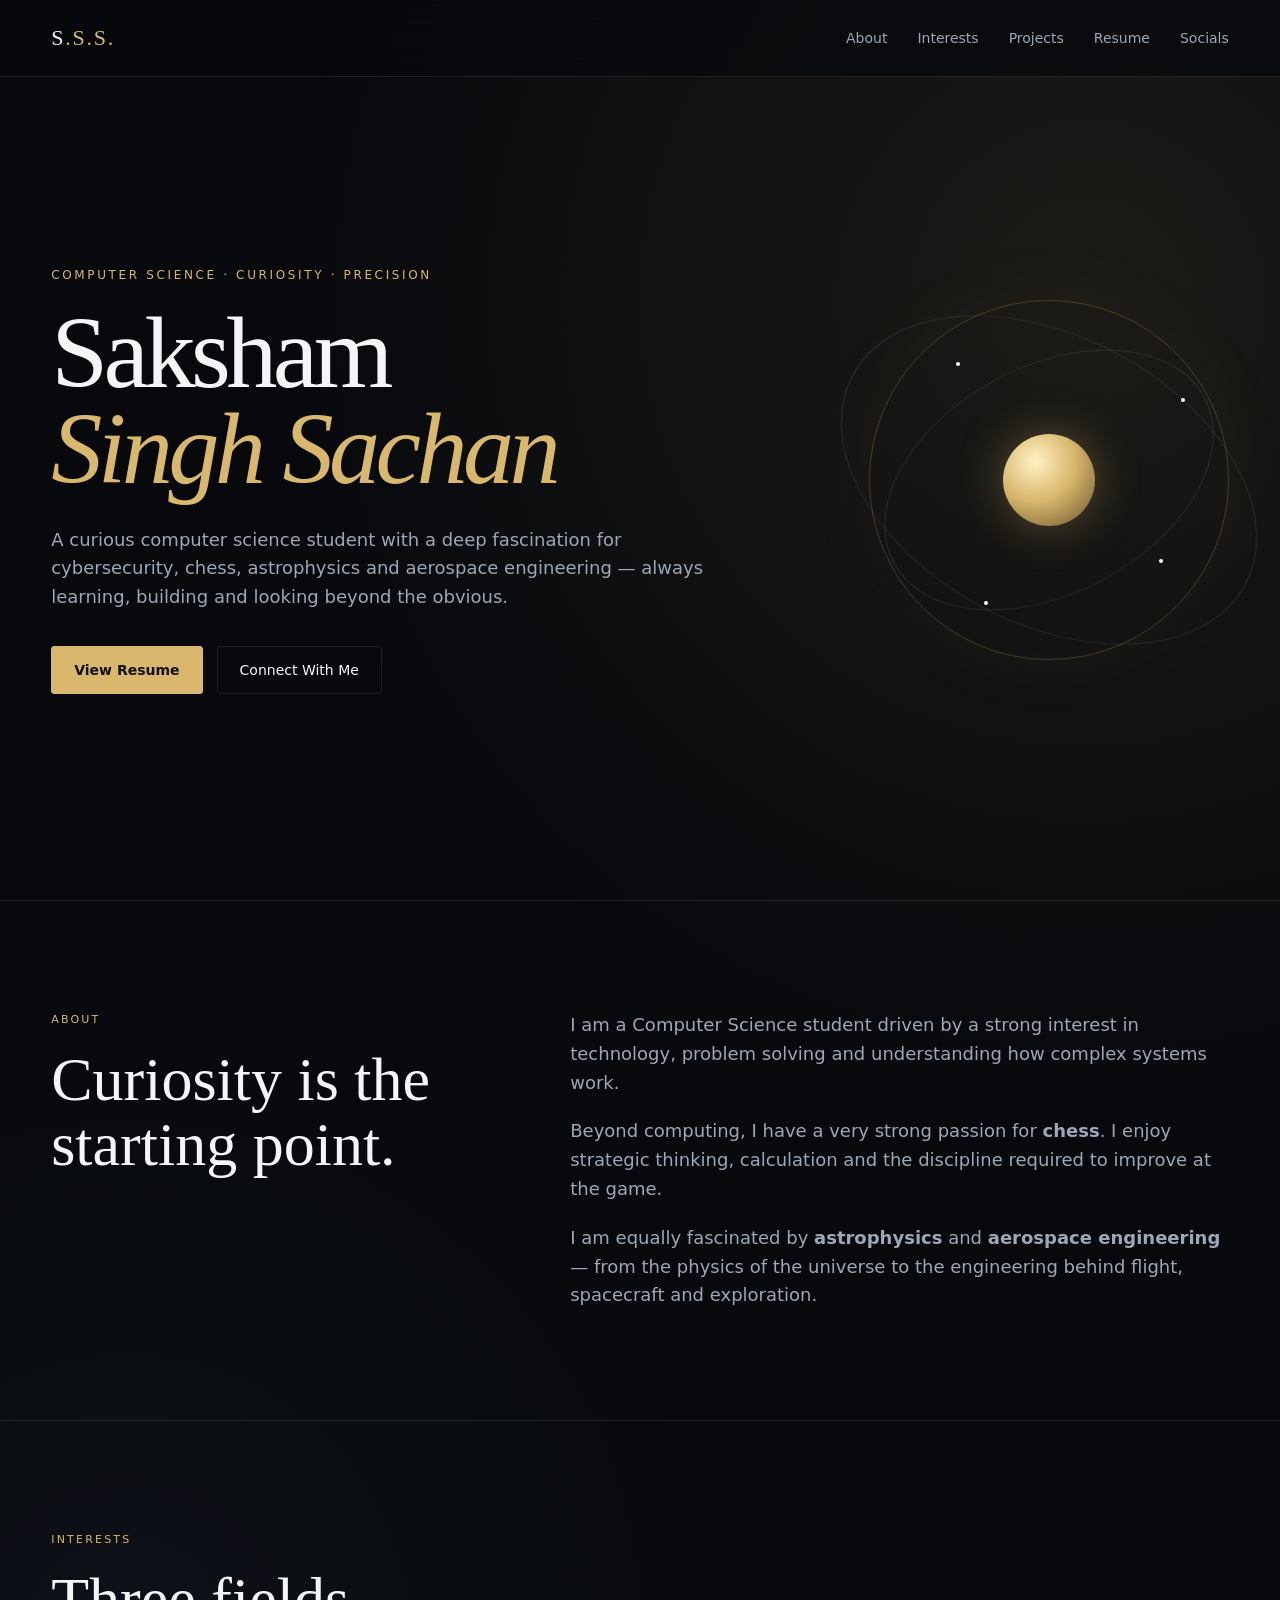
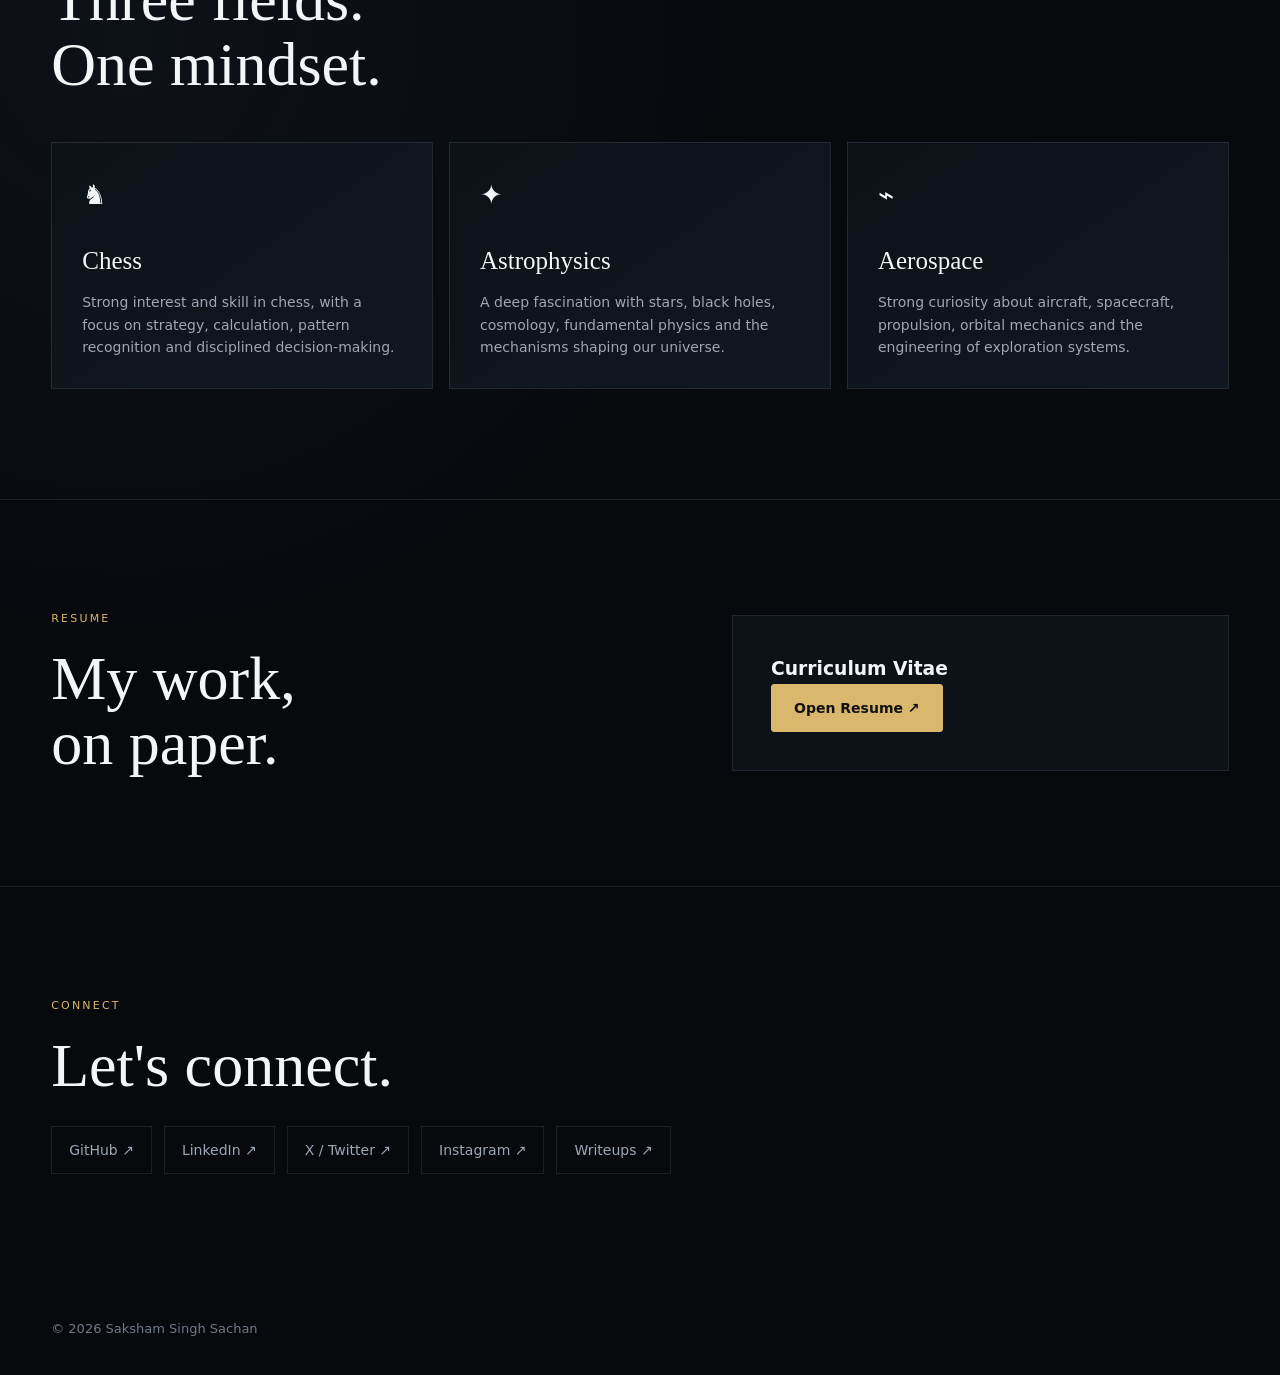
<file: index.html>
<!DOCTYPE html>
<html lang="en">
<head>
  <meta charset="UTF-8">
  <meta name="viewport" content="width=device-width, initial-scale=1.0">
  <meta name="description" content="Saksham Singh Sachan — portfolio, interests, resume and social links.">
  <title>Saksham Singh Sachan | Portfolio</title>
  <style>
    :root{
      --bg:#07090d;
      --panel:#0d1118;
      --panel2:#111722;
      --text:#f3f5f7;
      --muted:#9da7b5;
      --line:rgba(255,255,255,.09);
      --accent:#d9b76c;
      --accent2:#f0d795;
      --max:1180px;
    }
    *{box-sizing:border-box;margin:0;padding:0}
    html{scroll-behavior:smooth}
    body{
      font-family:Inter,ui-sans-serif,system-ui,-apple-system,BlinkMacSystemFont,"Segoe UI",sans-serif;
      background:
        radial-gradient(circle at 85% 10%,rgba(217,183,108,.10),transparent 28%),
        radial-gradient(circle at 10% 55%,rgba(92,116,150,.08),transparent 30%),
        var(--bg);
      color:var(--text);line-height:1.6;
    }
    a{color:inherit;text-decoration:none}
    .container{width:min(var(--max),92%);margin:auto}
    nav{
      position:fixed;top:0;left:0;right:0;z-index:10;
      backdrop-filter:blur(18px);
      background:rgba(7,9,13,.72);
      border-bottom:1px solid var(--line);
    }
    .nav-inner{height:76px;display:flex;align-items:center;justify-content:space-between}
    .brand{font-family:Georgia,serif;font-size:22px;letter-spacing:.08em}
    .brand span{color:var(--accent)}
    .nav-links{display:flex;gap:30px;color:var(--muted);font-size:14px}
    .nav-links a:hover{color:var(--accent2)}
    .hero{min-height:100vh;display:grid;place-items:center;padding:130px 0 70px}
    .hero-grid{display:grid;grid-template-columns:1.35fr .65fr;gap:70px;align-items:center}
    .eyebrow{color:var(--accent);text-transform:uppercase;letter-spacing:.22em;font-size:12px;margin-bottom:20px}
    h1{
      font-family:Georgia,"Times New Roman",serif;
      font-size:clamp(55px,8vw,104px);
      line-height:.94;font-weight:500;letter-spacing:-.045em;
    }
    h1 em{font-style:italic;color:var(--accent)}
    .hero-copy{max-width:680px;color:var(--muted);font-size:18px;margin-top:28px}
    .actions{display:flex;gap:14px;margin-top:34px;flex-wrap:wrap}
    .btn{
      display:inline-flex;align-items:center;justify-content:center;
      min-height:48px;padding:0 22px;border:1px solid var(--line);
      border-radius:3px;font-size:14px;transition:.25s;
    }
    .btn.primary{background:var(--accent);color:#111;border-color:var(--accent);font-weight:700}
    .btn:hover{transform:translateY(-2px);border-color:var(--accent)}
    .orbit{
      width:min(360px,80vw);aspect-ratio:1;border:1px solid rgba(217,183,108,.24);
      border-radius:50%;margin:auto;position:relative;display:grid;place-items:center;
      box-shadow:0 0 80px rgba(217,183,108,.05);
    }
    .orbit:before,.orbit:after{content:"";position:absolute;border:1px solid rgba(255,255,255,.07);border-radius:50%}
    .orbit:before{inset:35px;transform:rotate(28deg) scaleX(1.55)}
    .orbit:after{inset:65px;transform:rotate(-28deg) scaleX(1.55)}
    .planet{width:92px;height:92px;border-radius:50%;background:radial-gradient(circle at 35% 30%,#fff2c5,#d9b76c 45%,#66532e 100%);box-shadow:0 0 45px rgba(217,183,108,.35)}
    .star{position:absolute;width:4px;height:4px;background:#fff;border-radius:50%}
    .s1{top:17%;left:24%}.s2{top:72%;right:18%}.s3{bottom:15%;left:32%}.s4{top:27%;right:12%}
    section{padding:110px 0;border-top:1px solid var(--line)}
    .section-label{font-size:11px;color:var(--accent);letter-spacing:.2em;text-transform:uppercase;margin-bottom:18px}
    h2{font-family:Georgia,serif;font-size:clamp(38px,5vw,62px);font-weight:500;line-height:1.05}
    .about-grid{display:grid;grid-template-columns:.8fr 1.2fr;gap:80px}
    .about-text{color:var(--muted);font-size:18px}
    .about-text p+p{margin-top:20px}
    .cards{display:grid;grid-template-columns:repeat(3,1fr);gap:16px;margin-top:45px}
    .card{background:linear-gradient(145deg,var(--panel),var(--panel2));border:1px solid var(--line);padding:30px;min-height:210px}
    .card .icon{font-size:27px;margin-bottom:25px}.card h3{font-family:Georgia,serif;font-size:25px;font-weight:500;margin-bottom:10px}.card p{color:var(--muted);font-size:14px}

    .resume{display:grid;grid-template-columns:1fr .8fr;gap:60px;align-items:center}
    .resume-box{border:1px solid var(--line);background:var(--panel);padding:38px}
    .resume-box p{color:var(--muted);margin:12px 0 24px}
    .socials{display:flex;gap:12px;flex-wrap:wrap;margin-top:28px}
    .social{border:1px solid var(--line);padding:12px 17px;font-size:14px;color:var(--muted)}
    .social:hover{color:var(--accent2);border-color:var(--accent)}
    footer{padding:35px 0;color:#707987;font-size:13px}
    @media(max-width:800px){
      .nav-links{display:none}.hero-grid,.about-grid,.resume{grid-template-columns:1fr;gap:45px}
      .cards{grid-template-columns:1fr}
      .orbit{width:270px}
    }
  </style>
</head>
<body>
  <nav>
    <div class="container nav-inner">
      <a class="brand" href="#top">S<span>.S<span>.</span>S.</a>
      <div class="nav-links">
        <a href="#about">About</a>
        <a href="#interests">Interests</a>
        <a href="projects.html">Projects</a>
        <a href="#resume">Resume</a>
        <a href="#contact">Socials</a>
      </div>
    </div>
  </nav>

  <main id="top">
    <section class="hero" style="border:0">
      <div class="container hero-grid">
        <div>
          <div class="eyebrow">Computer Science · Curiosity · Precision</div>
          <h1>Saksham<br><em>Singh Sachan</em></h1>
          <p class="hero-copy">
            A curious computer science student with a deep fascination for cybersecurity,
            chess, astrophysics and aerospace engineering — always learning, building and
            looking beyond the obvious.
          </p>
          <div class="actions">
            <a class="btn primary" href="#resume">View Resume</a>
            <a class="btn" href="#contact">Connect With Me</a>
          </div>
        </div>
        <div class="orbit" aria-hidden="true">
          <span class="star s1"></span><span class="star s2"></span>
          <span class="star s3"></span><span class="star s4"></span>
          <div class="planet"></div>
        </div>
      </div>
    </section>

    <section id="about">
      <div class="container about-grid">
        <div>
          <div class="section-label">About</div>
          <h2>Curiosity is the<br>starting point.</h2>
        </div>
        <div class="about-text">
          <p>
            I am a Computer Science student driven by a strong interest in technology,
            problem solving and understanding how complex systems work.
          </p>
          <p>
            Beyond computing, I have a very strong passion for <strong>chess</strong>.
            I enjoy strategic thinking, calculation and the discipline required to improve
            at the game.
          </p>
          <p>
            I am equally fascinated by <strong>astrophysics</strong> and
            <strong>aerospace engineering</strong> — from the physics of the universe to
            the engineering behind flight, spacecraft and exploration.
          </p>
        </div>
      </div>
    </section>

    <section id="interests">
      <div class="container">
        <div class="section-label">Interests</div>
        <h2>Three fields.<br>One mindset.</h2>
        <div class="cards">
          <article class="card">
            <div class="icon">♞</div>
            <h3>Chess</h3>
            <p>Strong interest and skill in chess, with a focus on strategy, calculation, pattern recognition and disciplined decision-making.</p>
          </article>
          <article class="card">
            <div class="icon">✦</div>
            <h3>Astrophysics</h3>
            <p>A deep fascination with stars, black holes, cosmology, fundamental physics and the mechanisms shaping our universe.</p>
          </article>
          <article class="card">
            <div class="icon">⌁</div>
            <h3>Aerospace</h3>
            <p>Strong curiosity about aircraft, spacecraft, propulsion, orbital mechanics and the engineering of exploration systems.</p>
          </article>
        </div>
      </div>
    </section>


    <section id="resume">
      <div class="container resume">
        <div>
          <div class="section-label">Resume</div>
          <h2>My work,<br>on paper.</h2>
        </div>
        <div class="resume-box">
          <h3>Curriculum Vitae</h3>
         
          <a class="btn primary" href="resume.pdf" target="_blank">Open Resume ↗</a>
        </div>
      </div>
    </section>

    <section id="contact">
      <div class="container">
        <div class="section-label">Connect</div>
        <h2>Let's connect.</h2>
      
        <div class="socials">
          <a class="social" href="https://github.com/SakshamSinghSachan" target="_blank">GitHub ↗</a>
          <a class="social" href="https://www.linkedin.com/in/saksham-singh-sachan/" target="_blank">LinkedIn ↗</a>
          <a class="social" href="https://x.com/DeceptaTech" target="_blank">X / Twitter ↗</a>
          <a class="social" href="https://www.instagram.com/saksham.singh.sachan/" target="_blank">Instagram ↗</a>
           <a class="social" href="https://sakshamsinghsachan.github.io/SSSWriteups/" target="_blank">Writeups ↗</a> 
        </div>
      </div>
    </section>
  </main>

  <footer>
    <div class="container">© 2026 Saksham Singh Sachan</div>
  </footer>
</body>
</html>
</file>
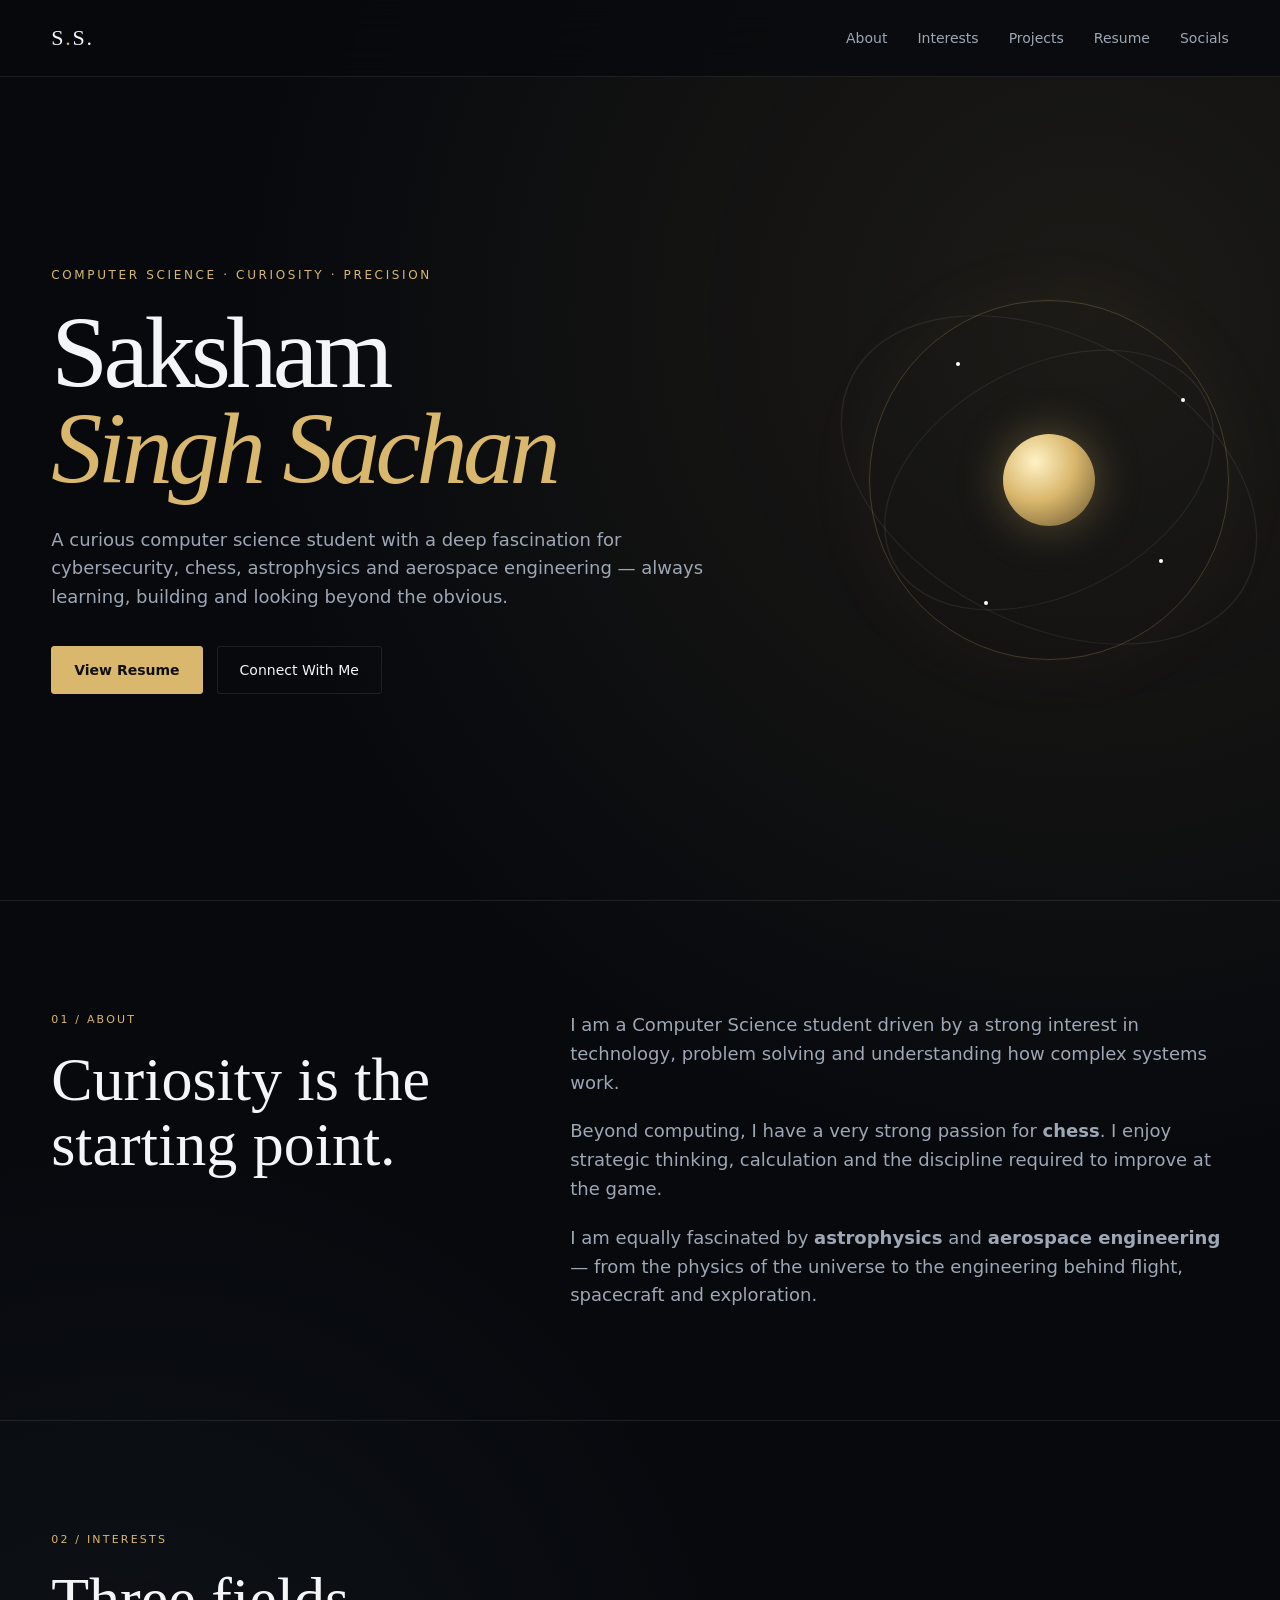
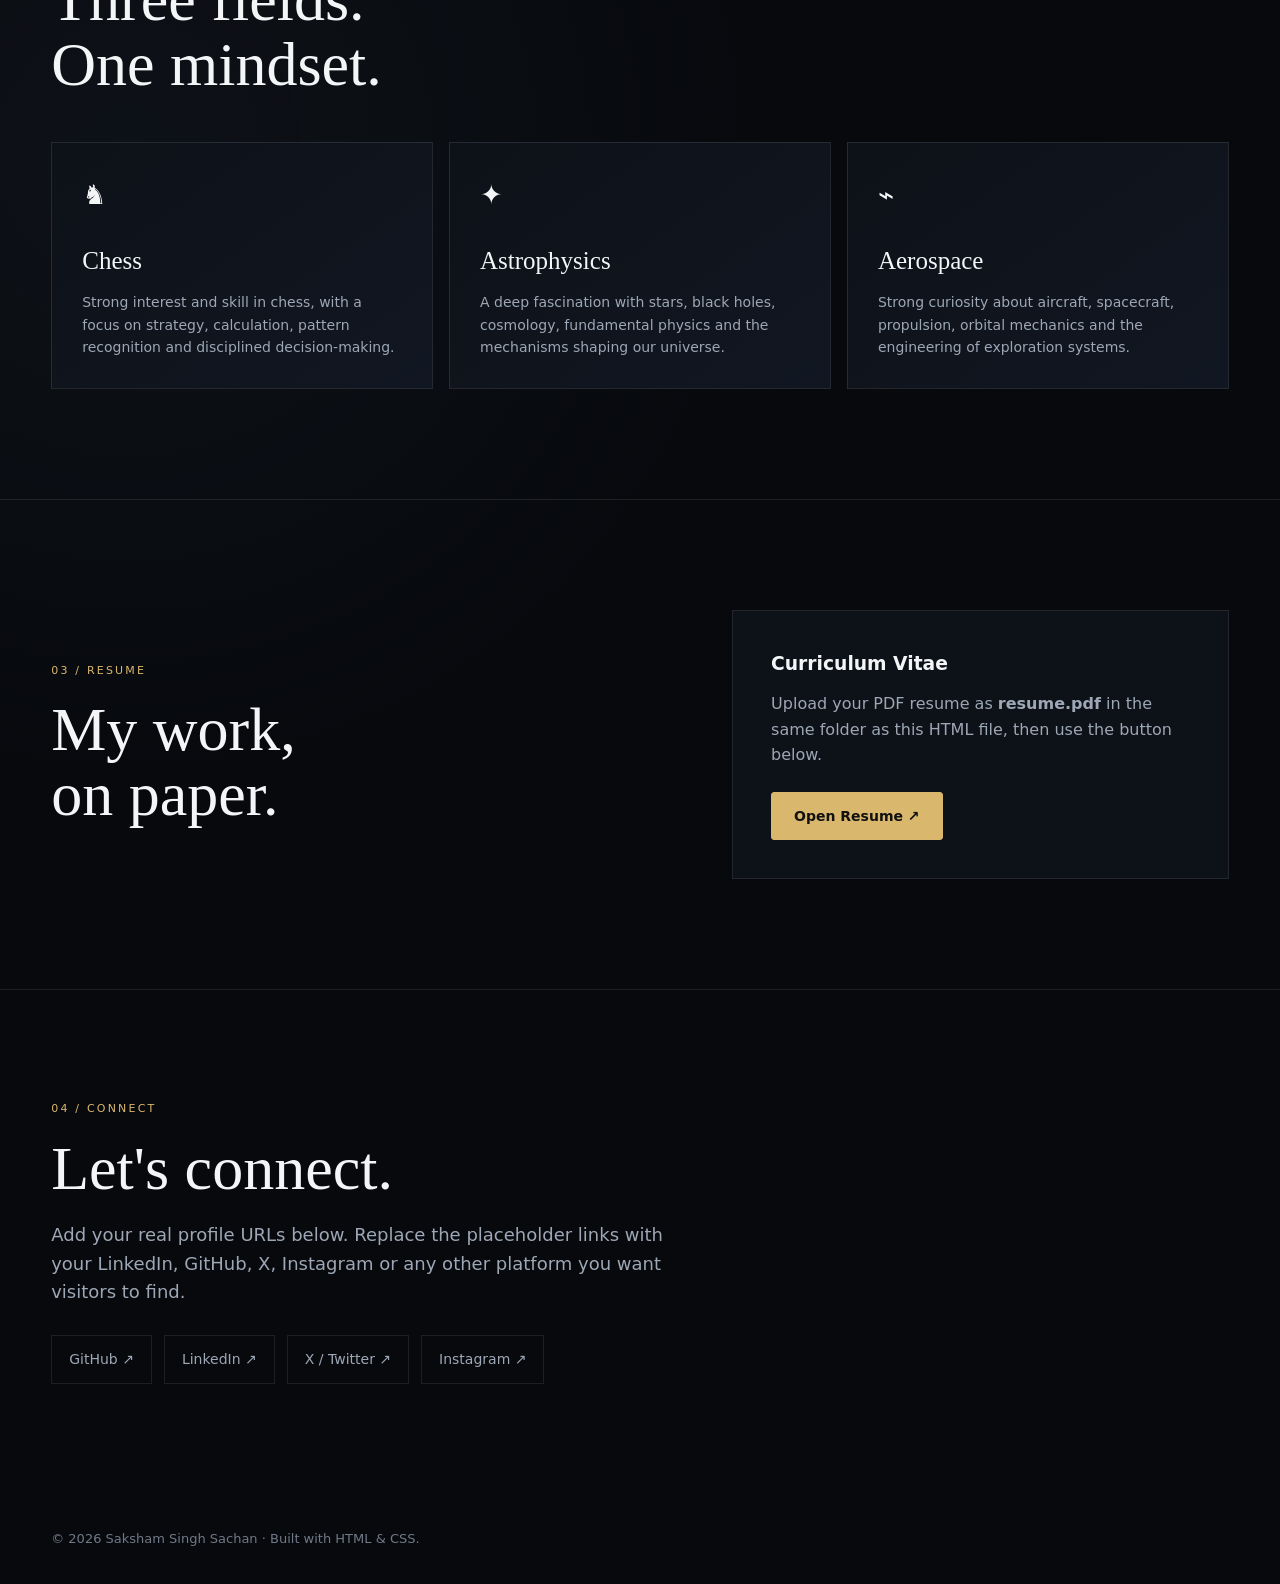
<file: index (2).html>
<!DOCTYPE html>
<html lang="en">
<head>
  <meta charset="UTF-8">
  <meta name="viewport" content="width=device-width, initial-scale=1.0">
  <meta name="description" content="Saksham Singh Sachan — portfolio, interests, resume and social links.">
  <title>Saksham Singh Sachan | Portfolio</title>
  <style>
    :root{
      --bg:#07090d;
      --panel:#0d1118;
      --panel2:#111722;
      --text:#f3f5f7;
      --muted:#9da7b5;
      --line:rgba(255,255,255,.09);
      --accent:#d9b76c;
      --accent2:#f0d795;
      --max:1180px;
    }
    *{box-sizing:border-box;margin:0;padding:0}
    html{scroll-behavior:smooth}
    body{
      font-family:Inter,ui-sans-serif,system-ui,-apple-system,BlinkMacSystemFont,"Segoe UI",sans-serif;
      background:
        radial-gradient(circle at 85% 10%,rgba(217,183,108,.10),transparent 28%),
        radial-gradient(circle at 10% 55%,rgba(92,116,150,.08),transparent 30%),
        var(--bg);
      color:var(--text);line-height:1.6;
    }
    a{color:inherit;text-decoration:none}
    .container{width:min(var(--max),92%);margin:auto}
    nav{
      position:fixed;top:0;left:0;right:0;z-index:10;
      backdrop-filter:blur(18px);
      background:rgba(7,9,13,.72);
      border-bottom:1px solid var(--line);
    }
    .nav-inner{height:76px;display:flex;align-items:center;justify-content:space-between}
    .brand{font-family:Georgia,serif;font-size:22px;letter-spacing:.08em}
    .brand span{color:var(--accent)}
    .nav-links{display:flex;gap:30px;color:var(--muted);font-size:14px}
    .nav-links a:hover{color:var(--accent2)}
    .hero{min-height:100vh;display:grid;place-items:center;padding:130px 0 70px}
    .hero-grid{display:grid;grid-template-columns:1.35fr .65fr;gap:70px;align-items:center}
    .eyebrow{color:var(--accent);text-transform:uppercase;letter-spacing:.22em;font-size:12px;margin-bottom:20px}
    h1{
      font-family:Georgia,"Times New Roman",serif;
      font-size:clamp(55px,8vw,104px);
      line-height:.94;font-weight:500;letter-spacing:-.045em;
    }
    h1 em{font-style:italic;color:var(--accent)}
    .hero-copy{max-width:680px;color:var(--muted);font-size:18px;margin-top:28px}
    .actions{display:flex;gap:14px;margin-top:34px;flex-wrap:wrap}
    .btn{
      display:inline-flex;align-items:center;justify-content:center;
      min-height:48px;padding:0 22px;border:1px solid var(--line);
      border-radius:3px;font-size:14px;transition:.25s;
    }
    .btn.primary{background:var(--accent);color:#111;border-color:var(--accent);font-weight:700}
    .btn:hover{transform:translateY(-2px);border-color:var(--accent)}
    .orbit{
      width:min(360px,80vw);aspect-ratio:1;border:1px solid rgba(217,183,108,.24);
      border-radius:50%;margin:auto;position:relative;display:grid;place-items:center;
      box-shadow:0 0 80px rgba(217,183,108,.05);
    }
    .orbit:before,.orbit:after{content:"";position:absolute;border:1px solid rgba(255,255,255,.07);border-radius:50%}
    .orbit:before{inset:35px;transform:rotate(28deg) scaleX(1.55)}
    .orbit:after{inset:65px;transform:rotate(-28deg) scaleX(1.55)}
    .planet{width:92px;height:92px;border-radius:50%;background:radial-gradient(circle at 35% 30%,#fff2c5,#d9b76c 45%,#66532e 100%);box-shadow:0 0 45px rgba(217,183,108,.35)}
    .star{position:absolute;width:4px;height:4px;background:#fff;border-radius:50%}
    .s1{top:17%;left:24%}.s2{top:72%;right:18%}.s3{bottom:15%;left:32%}.s4{top:27%;right:12%}
    section{padding:110px 0;border-top:1px solid var(--line)}
    .section-label{font-size:11px;color:var(--accent);letter-spacing:.2em;text-transform:uppercase;margin-bottom:18px}
    h2{font-family:Georgia,serif;font-size:clamp(38px,5vw,62px);font-weight:500;line-height:1.05}
    .about-grid{display:grid;grid-template-columns:.8fr 1.2fr;gap:80px}
    .about-text{color:var(--muted);font-size:18px}
    .about-text p+p{margin-top:20px}
    .cards{display:grid;grid-template-columns:repeat(3,1fr);gap:16px;margin-top:45px}
    .card{background:linear-gradient(145deg,var(--panel),var(--panel2));border:1px solid var(--line);padding:30px;min-height:210px}
    .card .icon{font-size:27px;margin-bottom:25px}.card h3{font-family:Georgia,serif;font-size:25px;font-weight:500;margin-bottom:10px}.card p{color:var(--muted);font-size:14px}

    .resume{display:grid;grid-template-columns:1fr .8fr;gap:60px;align-items:center}
    .resume-box{border:1px solid var(--line);background:var(--panel);padding:38px}
    .resume-box p{color:var(--muted);margin:12px 0 24px}
    .socials{display:flex;gap:12px;flex-wrap:wrap;margin-top:28px}
    .social{border:1px solid var(--line);padding:12px 17px;font-size:14px;color:var(--muted)}
    .social:hover{color:var(--accent2);border-color:var(--accent)}
    footer{padding:35px 0;color:#707987;font-size:13px}
    @media(max-width:800px){
      .nav-links{display:none}.hero-grid,.about-grid,.resume{grid-template-columns:1fr;gap:45px}
      .cards{grid-template-columns:1fr}
      .orbit{width:270px}
    }
  </style>
</head>
<body>
  <nav>
    <div class="container nav-inner">
      <a class="brand" href="#top">S<span>.</span>S.</a>
      <div class="nav-links">
        <a href="#about">About</a>
        <a href="#interests">Interests</a>
        <a href="projects.html">Projects</a>
        <a href="#resume">Resume</a>
        <a href="#contact">Socials</a>
      </div>
    </div>
  </nav>

  <main id="top">
    <section class="hero" style="border:0">
      <div class="container hero-grid">
        <div>
          <div class="eyebrow">Computer Science · Curiosity · Precision</div>
          <h1>Saksham<br><em>Singh Sachan</em></h1>
          <p class="hero-copy">
            A curious computer science student with a deep fascination for cybersecurity,
            chess, astrophysics and aerospace engineering — always learning, building and
            looking beyond the obvious.
          </p>
          <div class="actions">
            <a class="btn primary" href="#resume">View Resume</a>
            <a class="btn" href="#contact">Connect With Me</a>
          </div>
        </div>
        <div class="orbit" aria-hidden="true">
          <span class="star s1"></span><span class="star s2"></span>
          <span class="star s3"></span><span class="star s4"></span>
          <div class="planet"></div>
        </div>
      </div>
    </section>

    <section id="about">
      <div class="container about-grid">
        <div>
          <div class="section-label">01 / About</div>
          <h2>Curiosity is the<br>starting point.</h2>
        </div>
        <div class="about-text">
          <p>
            I am a Computer Science student driven by a strong interest in technology,
            problem solving and understanding how complex systems work.
          </p>
          <p>
            Beyond computing, I have a very strong passion for <strong>chess</strong>.
            I enjoy strategic thinking, calculation and the discipline required to improve
            at the game.
          </p>
          <p>
            I am equally fascinated by <strong>astrophysics</strong> and
            <strong>aerospace engineering</strong> — from the physics of the universe to
            the engineering behind flight, spacecraft and exploration.
          </p>
        </div>
      </div>
    </section>

    <section id="interests">
      <div class="container">
        <div class="section-label">02 / Interests</div>
        <h2>Three fields.<br>One mindset.</h2>
        <div class="cards">
          <article class="card">
            <div class="icon">♞</div>
            <h3>Chess</h3>
            <p>Strong interest and skill in chess, with a focus on strategy, calculation, pattern recognition and disciplined decision-making.</p>
          </article>
          <article class="card">
            <div class="icon">✦</div>
            <h3>Astrophysics</h3>
            <p>A deep fascination with stars, black holes, cosmology, fundamental physics and the mechanisms shaping our universe.</p>
          </article>
          <article class="card">
            <div class="icon">⌁</div>
            <h3>Aerospace</h3>
            <p>Strong curiosity about aircraft, spacecraft, propulsion, orbital mechanics and the engineering of exploration systems.</p>
          </article>
        </div>
      </div>
    </section>


    <section id="resume">
      <div class="container resume">
        <div>
          <div class="section-label">03 / Resume</div>
          <h2>My work,<br>on paper.</h2>
        </div>
        <div class="resume-box">
          <h3>Curriculum Vitae</h3>
          <p>Upload your PDF resume as <strong>resume.pdf</strong> in the same folder as this HTML file, then use the button below.</p>
          <a class="btn primary" href="resume.pdf" target="_blank">Open Resume ↗</a>
        </div>
      </div>
    </section>

    <section id="contact">
      <div class="container">
        <div class="section-label">04 / Connect</div>
        <h2>Let's connect.</h2>
        <p class="about-text" style="margin-top:20px;max-width:650px">
          Add your real profile URLs below. Replace the placeholder links with your
          LinkedIn, GitHub, X, Instagram or any other platform you want visitors to find.
        </p>
        <div class="socials">
          <a class="social" href="https://github.com/" target="_blank">GitHub ↗</a>
          <a class="social" href="https://www.linkedin.com/" target="_blank">LinkedIn ↗</a>
          <a class="social" href="https://x.com/" target="_blank">X / Twitter ↗</a>
          <a class="social" href="https://www.instagram.com/" target="_blank">Instagram ↗</a>
        </div>
      </div>
    </section>
  </main>

  <footer>
    <div class="container">© 2026 Saksham Singh Sachan · Built with HTML & CSS.</div>
  </footer>
</body>
</html>
</file>
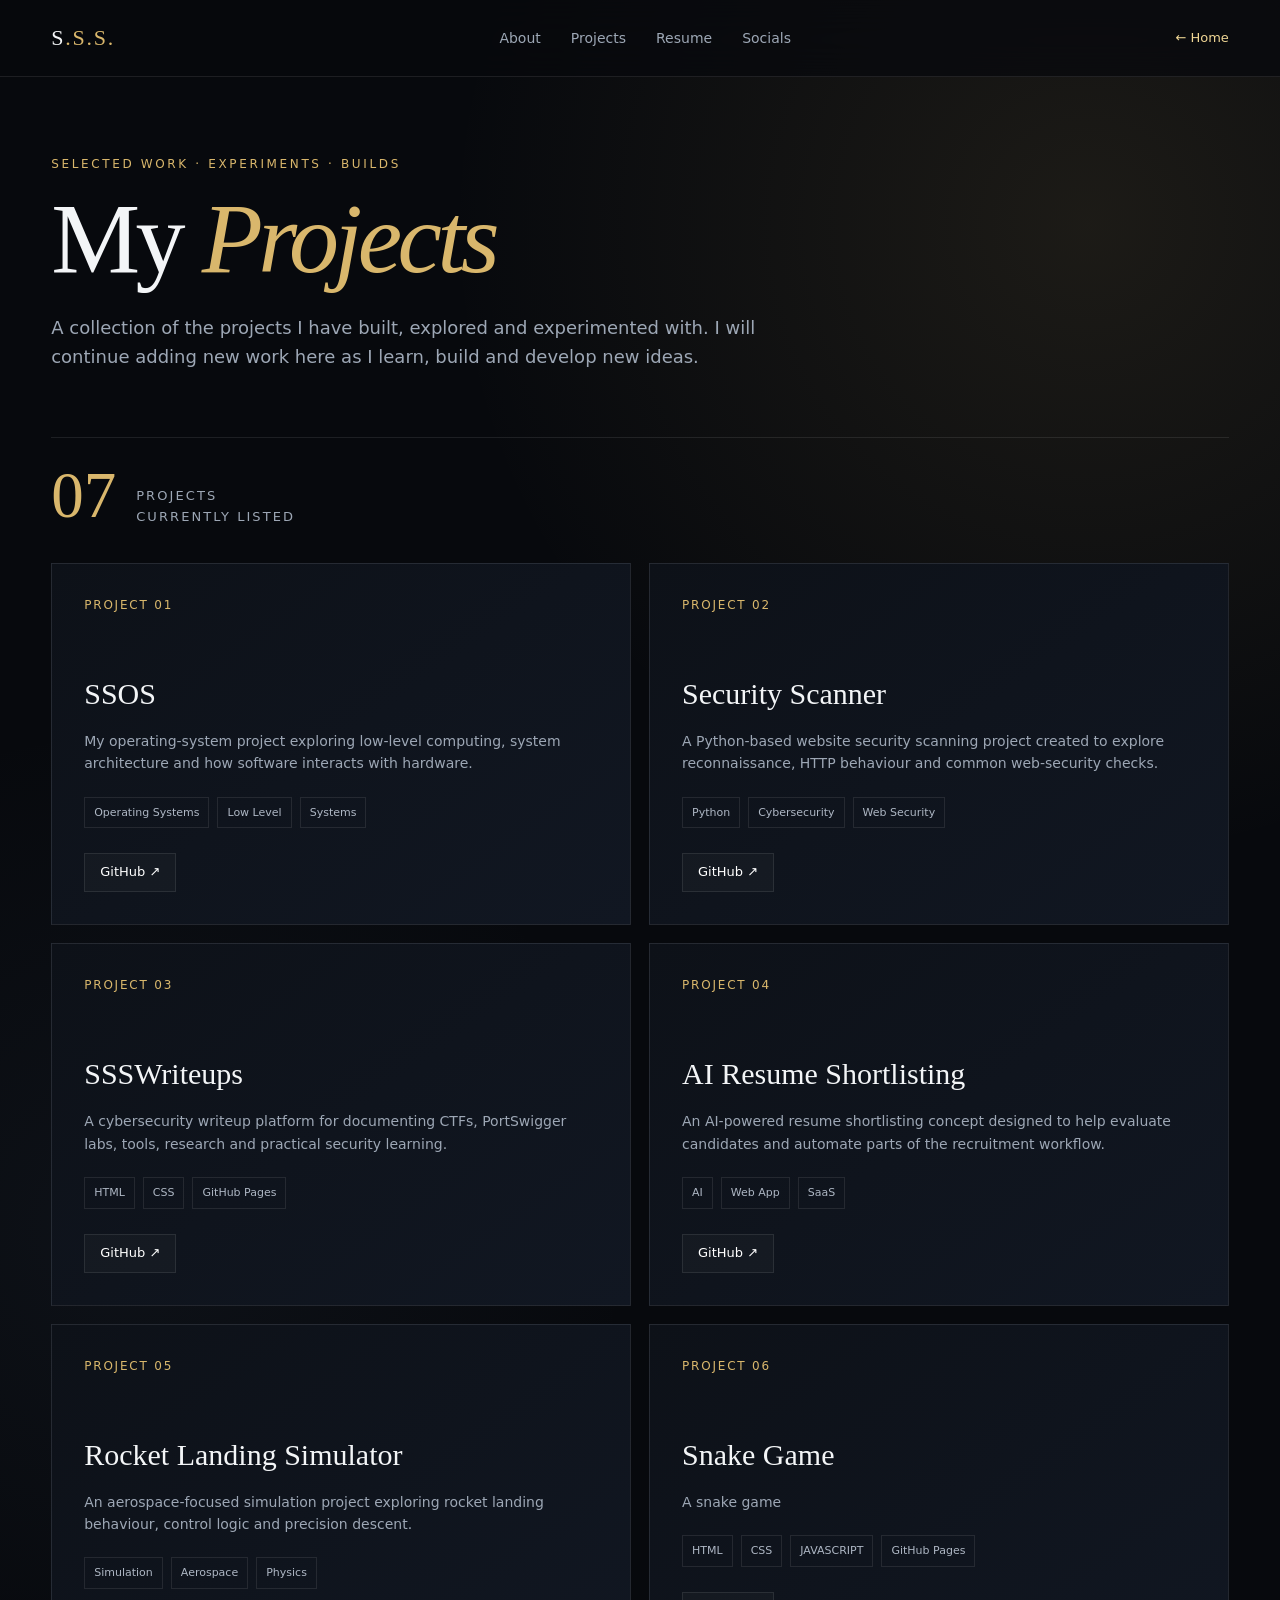
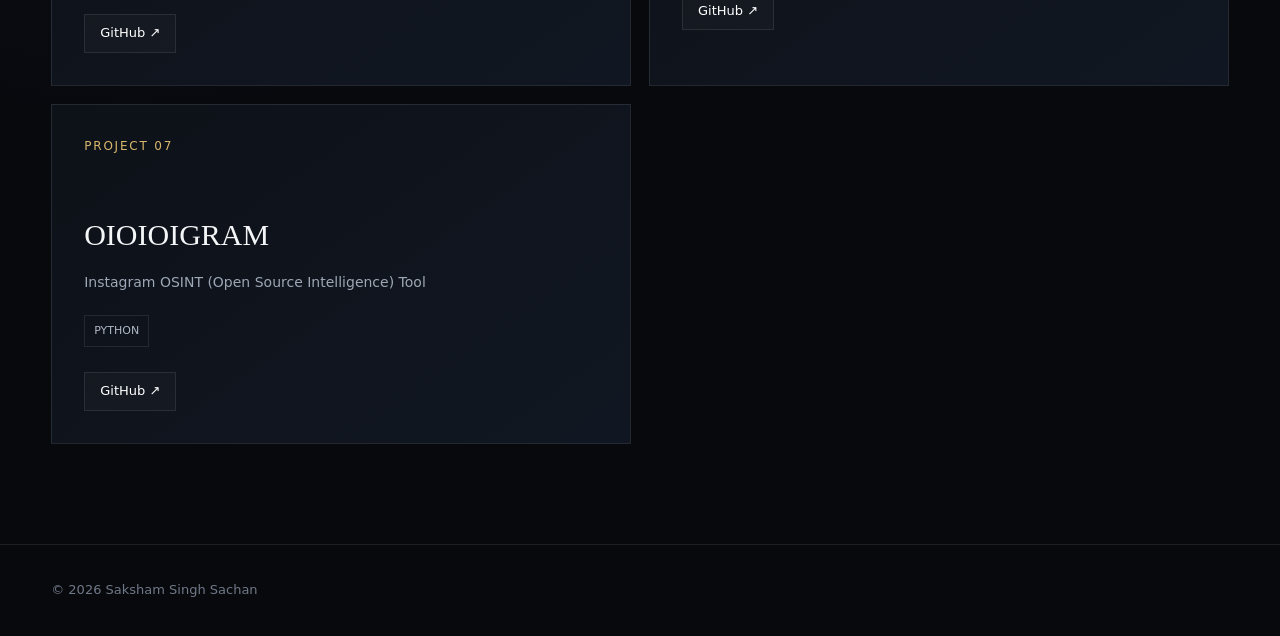
<file: projects.html>
<!DOCTYPE html>
<html lang="en">
<head>
  <meta charset="UTF-8">
  <meta name="viewport" content="width=device-width, initial-scale=1.0">

  <meta
    name="description"
    content="Projects by Saksham Singh Sachan — cybersecurity, software, systems, AI and aerospace projects."
  >

  <title>Projects | Saksham Singh Sachan</title>

  <style>
    :root {
      --bg: #07090d;
      --panel: #0d1118;
      --panel2: #111722;

      --text: #f3f5f7;
      --muted: #9da7b5;

      --line: rgba(255, 255, 255, 0.09);

      --accent: #d9b76c;
      --accent2: #f0d795;

      --max: 1180px;
    }

    * {
      box-sizing: border-box;
      margin: 0;
      padding: 0;
    }

    html {
      scroll-behavior: smooth;
    }

    body {
      font-family:
        Inter,
        ui-sans-serif,
        system-ui,
        -apple-system,
        BlinkMacSystemFont,
        "Segoe UI",
        sans-serif;

      background:
        radial-gradient(
          circle at 85% 10%,
          rgba(217, 183, 108, 0.10),
          transparent 28%
        ),
        radial-gradient(
          circle at 10% 55%,
          rgba(92, 116, 150, 0.08),
          transparent 30%
        ),
        var(--bg);

      color: var(--text);
      line-height: 1.6;
    }

    a {
      color: inherit;
      text-decoration: none;
    }

    .container {
      width: min(var(--max), 92%);
      margin: auto;
    }

    /* =========================
       NAVIGATION
    ========================= */

    nav {
      position: fixed;
      top: 0;
      left: 0;
      right: 0;

      z-index: 100;

      backdrop-filter: blur(18px);

      background: rgba(7, 9, 13, 0.72);

      border-bottom: 1px solid var(--line);
    }

    .nav-inner {
      height: 76px;

      display: flex;
      align-items: center;
      justify-content: space-between;
    }

    .brand {
      font-family: Georgia, "Times New Roman", serif;

      font-size: 22px;

      letter-spacing: 0.08em;
    }

    .brand span {
      color: var(--accent);
    }

    .nav-links {
      display: flex;

      gap: 30px;

      color: var(--muted);

      font-size: 14px;
    }

    .nav-links a {
      transition: 0.25s ease;
    }

    .nav-links a:hover {
      color: var(--accent2);
    }

    .back {
      color: var(--accent2);

      font-size: 13px;

      transition: 0.25s ease;
    }

    .back:hover {
      color: white;
    }

    /* =========================
       MAIN HEADER
    ========================= */

    main {
      padding: 155px 0 100px;
    }

    .eyebrow {
      color: var(--accent);

      text-transform: uppercase;

      letter-spacing: 0.22em;

      font-size: 12px;

      margin-bottom: 18px;
    }

    h1 {
      font-family: Georgia, "Times New Roman", serif;

      font-size: clamp(55px, 8vw, 100px);

      line-height: 0.94;

      font-weight: 500;

      letter-spacing: -0.045em;
    }

    h1 em {
      font-style: italic;

      color: var(--accent);
    }

    .intro {
      max-width: 720px;

      color: var(--muted);

      font-size: 18px;

      margin-top: 28px;
    }

    /* =========================
       PROJECT COUNT
    ========================= */

    .count-row {
      display: flex;

      align-items: flex-end;

      gap: 20px;

      margin: 65px 0 35px;

      border-top: 1px solid var(--line);

      padding-top: 25px;
    }

    .count {
      font-family: Georgia, "Times New Roman", serif;

      font-size: 65px;

      line-height: 1;

      color: var(--accent);
    }

    .count-label {
      color: var(--muted);

      font-size: 13px;

      text-transform: uppercase;

      letter-spacing: 0.16em;
    }

    /* =========================
       PROJECT GRID
    ========================= */

    .project-grid {
      display: grid;

      grid-template-columns: repeat(2, 1fr);

      gap: 18px;
    }

    /* =========================
       PROJECT CARD
    ========================= */

    .project-card {
      position: relative;

      overflow: hidden;

      background:
        linear-gradient(
          145deg,
          var(--panel),
          var(--panel2)
        );

      border: 1px solid var(--line);

      padding: 32px;

      min-height: 330px;

      transition:
        transform 0.3s ease,
        border-color 0.3s ease,
        box-shadow 0.3s ease;
    }

    .project-card:hover {
      transform: translateY(-6px);

      border-color: rgba(217, 183, 108, 0.42);

      box-shadow:
        0 20px 50px rgba(0, 0, 0, 0.25);
    }

    .project-number {
      font-size: 12px;

      color: var(--accent);

      letter-spacing: 0.15em;

      margin-bottom: 55px;
    }

    .project-card h2 {
      font-family: Georgia, "Times New Roman", serif;

      font-size: 30px;

      font-weight: 500;

      margin-bottom: 12px;
    }

    .project-card p {
      color: var(--muted);

      font-size: 14px;

      max-width: 560px;
    }

    /* =========================
       PROJECT TAGS
    ========================= */

    .project-tags {
      display: flex;

      gap: 8px;

      flex-wrap: wrap;

      margin-top: 22px;
    }

    .project-tag {
      font-size: 11px;

      color: #aeb7c4;

      border: 1px solid var(--line);

      padding: 6px 9px;
    }

    /* =========================
       PROJECT BUTTONS
    ========================= */

    .project-actions {
      display: flex;

      gap: 12px;

      align-items: center;

      flex-wrap: wrap;

      margin-top: 25px;
    }

    .project-link {
      display: inline-flex;

      align-items: center;

      justify-content: center;

      min-height: 38px;

      padding: 8px 15px;

      font-size: 13px;

      color: var(--accent2);

      border: 1px solid var(--line);

      transition: 0.25s ease;
    }

    .project-link:hover {
      border-color: var(--accent);

      transform: translateY(-2px);
    }

    .github-link {
      background: rgba(255, 255, 255, 0.025);

      color: white;
    }

    .github-link:hover {
      background: rgba(217, 183, 108, 0.08);

      color: var(--accent2);
    }

    /* =========================
       FOOTER
    ========================= */

    footer {
      padding: 35px 0;

      color: #707987;

      font-size: 13px;

      border-top: 1px solid var(--line);
    }

    /* =========================
       MOBILE
    ========================= */

    @media (max-width: 800px) {

      .nav-links {
        display: none;
      }

      main {
        padding-top: 125px;
      }

      .project-grid {
        grid-template-columns: 1fr;
      }

      .project-card {
        min-height: auto;
      }

      .count {
        font-size: 55px;
      }

    }

    @media (max-width: 500px) {

      .nav-inner {
        height: 68px;
      }

      h1 {
        font-size: 58px;
      }

      .intro {
        font-size: 16px;
      }

      .project-card {
        padding: 25px;
      }

      .project-number {
        margin-bottom: 40px;
      }

    }
  </style>
</head>


<body>

  <!-- =========================
       NAVIGATION
  ========================= -->

  <nav>

    <div class="container nav-inner">

      <a class="brand" href="index.html">
        S<span>.S<span>.</span>S.
      </a>

      <div class="nav-links">

        <a href="index.html#about">
          About
        </a>

        <a href="projects.html">
          Projects
        </a>

        <a href="index.html#resume">
          Resume
        </a>

        <a href="index.html#contact">
          Socials
        </a>

      </div>

      <a class="back" href="index.html">
        ← Home
      </a>

    </div>

  </nav>


  <!-- =========================
       MAIN
  ========================= -->

  <main>

    <div class="container">

      <div class="eyebrow">
        Selected Work · Experiments · Builds
      </div>

      <h1>
        My <em>Projects</em>
      </h1>

      <p class="intro">
        A collection of the projects I have built, explored and experimented with.
        I will continue adding new work here as I learn, build and develop new ideas.
      </p>


      <!-- =========================
           PROJECT COUNT
      ========================= -->

      <div class="count-row">

        <div class="count">
          07
        </div>

        <div class="count-label">
          Projects<br>
          Currently Listed
        </div>

      </div>


      <!-- =========================
           PROJECTS
      ========================= -->

      <div class="project-grid">


        <!-- PROJECT 01 -->

        <article class="project-card">

          <div class="project-number">
            PROJECT 01
          </div>

          <h2>
            SSOS
          </h2>

          <p>
            My operating-system project exploring low-level computing,
            system architecture and how software interacts with hardware.
          </p>

          <div class="project-tags">

            <span class="project-tag">
              Operating Systems
            </span>

            <span class="project-tag">
              Low Level
            </span>

            <span class="project-tag">
              Systems
            </span>

          </div>

          <div class="project-actions">

              <a
              class="project-link github-link"
              href="https://github.com/SakshamSinghSachan/ssOS"
              target="_blank"
              rel="noopener noreferrer"
            >
              GitHub ↗
            </a>

           
          </div>

        </article>



        <!-- PROJECT 02 -->

        <article class="project-card">

          <div class="project-number">
            PROJECT 02
          </div>

          <h2>
            Security Scanner
          </h2>

          <p>
            A Python-based website security scanning project created
            to explore reconnaissance, HTTP behaviour and common
            web-security checks.
          </p>

          <div class="project-tags">

            <span class="project-tag">
              Python
            </span>

            <span class="project-tag">
              Cybersecurity
            </span>

            <span class="project-tag">
              Web Security
            </span>

          </div>

          <div class="project-actions">

            <a
              class="project-link github-link"
              href="https://github.com/SakshamSinghSachan/website-security-scanner"
              target="_blank"
              rel="noopener noreferrer"
            >
              GitHub ↗
            </a>

          

          </div>

        </article>



        <!-- PROJECT 03 -->

        <article class="project-card">

          <div class="project-number">
            PROJECT 03
          </div>

          <h2>
            SSSWriteups
          </h2>

          <p>
            A cybersecurity writeup platform for documenting CTFs,
            PortSwigger labs, tools, research and practical security learning.
          </p>

          <div class="project-tags">

            <span class="project-tag">
              HTML
            </span>

            <span class="project-tag">
              CSS
            </span>

            <span class="project-tag">
              GitHub Pages
            </span>

          </div>

          <div class="project-actions">

            <a
              class="project-link github-link"
              href="https://github.com/SakshamSinghSachan/SSSWriteups"
              target="_blank"
              rel="noopener noreferrer"
            >
              GitHub ↗
            </a>

          
          </div>

        </article>



        <!-- PROJECT 04 -->

        <article class="project-card">

          <div class="project-number">
            PROJECT 04
          </div>

          <h2>
            AI Resume Shortlisting
          </h2>

          <p>
            An AI-powered resume shortlisting concept designed to
            help evaluate candidates and automate parts of the
            recruitment workflow.
          </p>

          <div class="project-tags">

            <span class="project-tag">
              AI
            </span>

            <span class="project-tag">
              Web App
            </span>

            <span class="project-tag">
              SaaS
            </span>

          </div>

          <div class="project-actions">

            <a
              class="project-link github-link"
              href="https://github.com/SakshamSinghSachan/cv-bouncer-ai-05"
              target="_blank"
              rel="noopener noreferrer"
            >
              GitHub ↗
            </a>

          

          </div>

        </article>



        <!-- PROJECT 05 -->

        <article class="project-card">

          <div class="project-number">
            PROJECT 05
          </div>

          <h2>
            Rocket Landing Simulator
          </h2>

          <p>
            An aerospace-focused simulation project exploring
            rocket landing behaviour, control logic and
            precision descent.
          </p>

          <div class="project-tags">

            <span class="project-tag">
              Simulation
            </span>

            <span class="project-tag">
              Aerospace
            </span>

            <span class="project-tag">
              Physics
            </span>

          </div>

          <div class="project-actions">

            <a
              class="project-link github-link"
              href="https://github.com/SakshamSinghSachan/rocket_landing_software"
              target="_blank"
              rel="noopener noreferrer"
            >
              GitHub ↗
            </a>

          

          </div>

        </article>

        <!-- PROJECT 06 -->

        <article class="project-card">

          <div class="project-number">
            PROJECT 06
          </div>

          <h2>
            Snake Game
          </h2>

          <p>
           A snake game 
          </p>

          <div class="project-tags">

            <span class="project-tag">
              HTML
            </span>

            <span class="project-tag">
              CSS
            </span>
            
            <span class="project-tag">
              JAVASCRIPT
            </span>

            <span class="project-tag">
              GitHub Pages
            </span>

          </div>

          <div class="project-actions">

            <a
              class="project-link github-link"
              href="https://github.com/SakshamSinghSachan/Snake-Game"
              target="_blank"
              rel="noopener noreferrer"
            >
              GitHub ↗
            </a>

            </div>

        </article>
 
        <!-- PROJECT 07 -->

        <article class="project-card">

          <div class="project-number">
            PROJECT 07
          </div>

          <h2>
            OIOIOIGRAM
          </h2>

          <p>
           Instagram OSINT (Open Source Intelligence) Tool
          </p>

          <div class="project-tags">

            <span class="project-tag">
              PYTHON
            </span>


          </div>

          <div class="project-actions">

            <a
              class="project-link github-link"
              href="https://github.com/SakshamSinghSachan/oioioigram"
              target="_blank"
              rel="noopener noreferrer"
            >
              GitHub ↗
            </a>

            </div>

        </article>


      </div>

    </div>

  </main>


  <!-- =========================
       FOOTER
  ========================= -->

  <footer>

    <div class="container">

      © 2026 Saksham Singh Sachan 
    </div>

  </footer>


</body>
</html>
</file>
